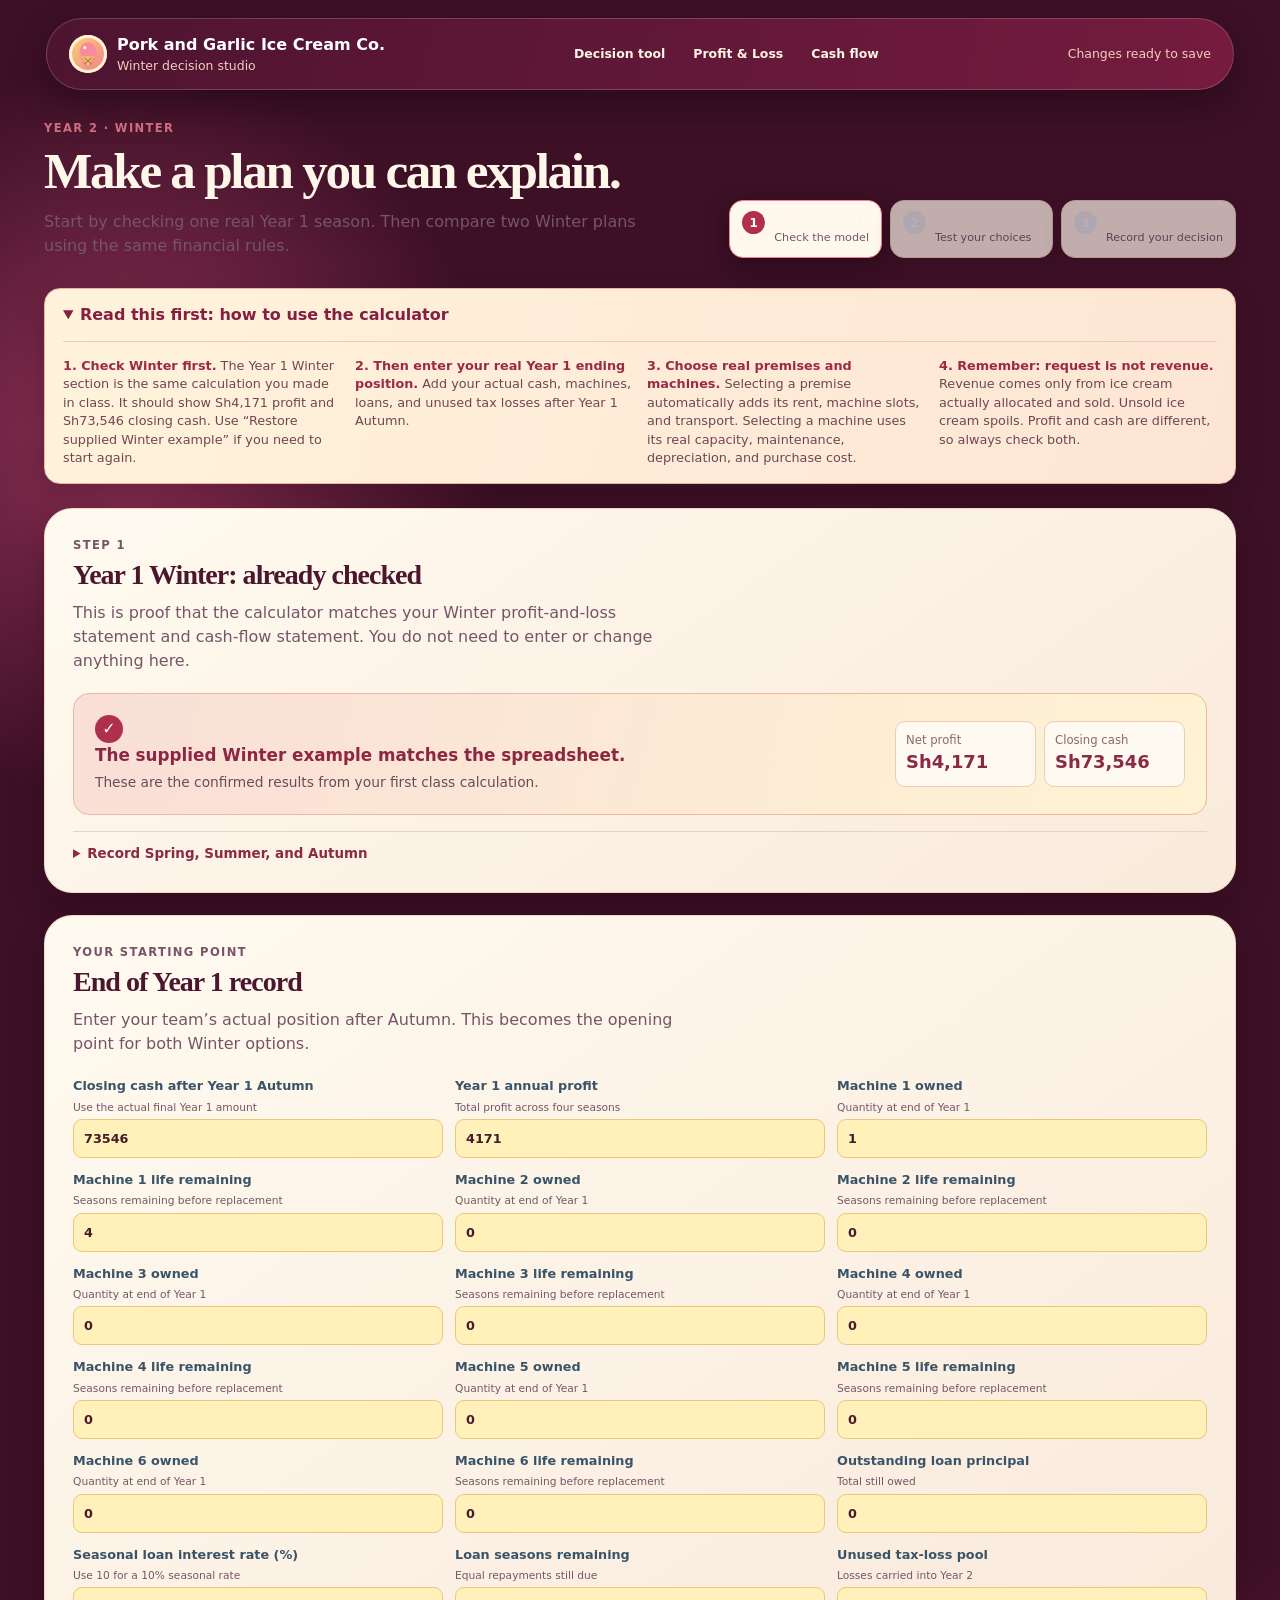
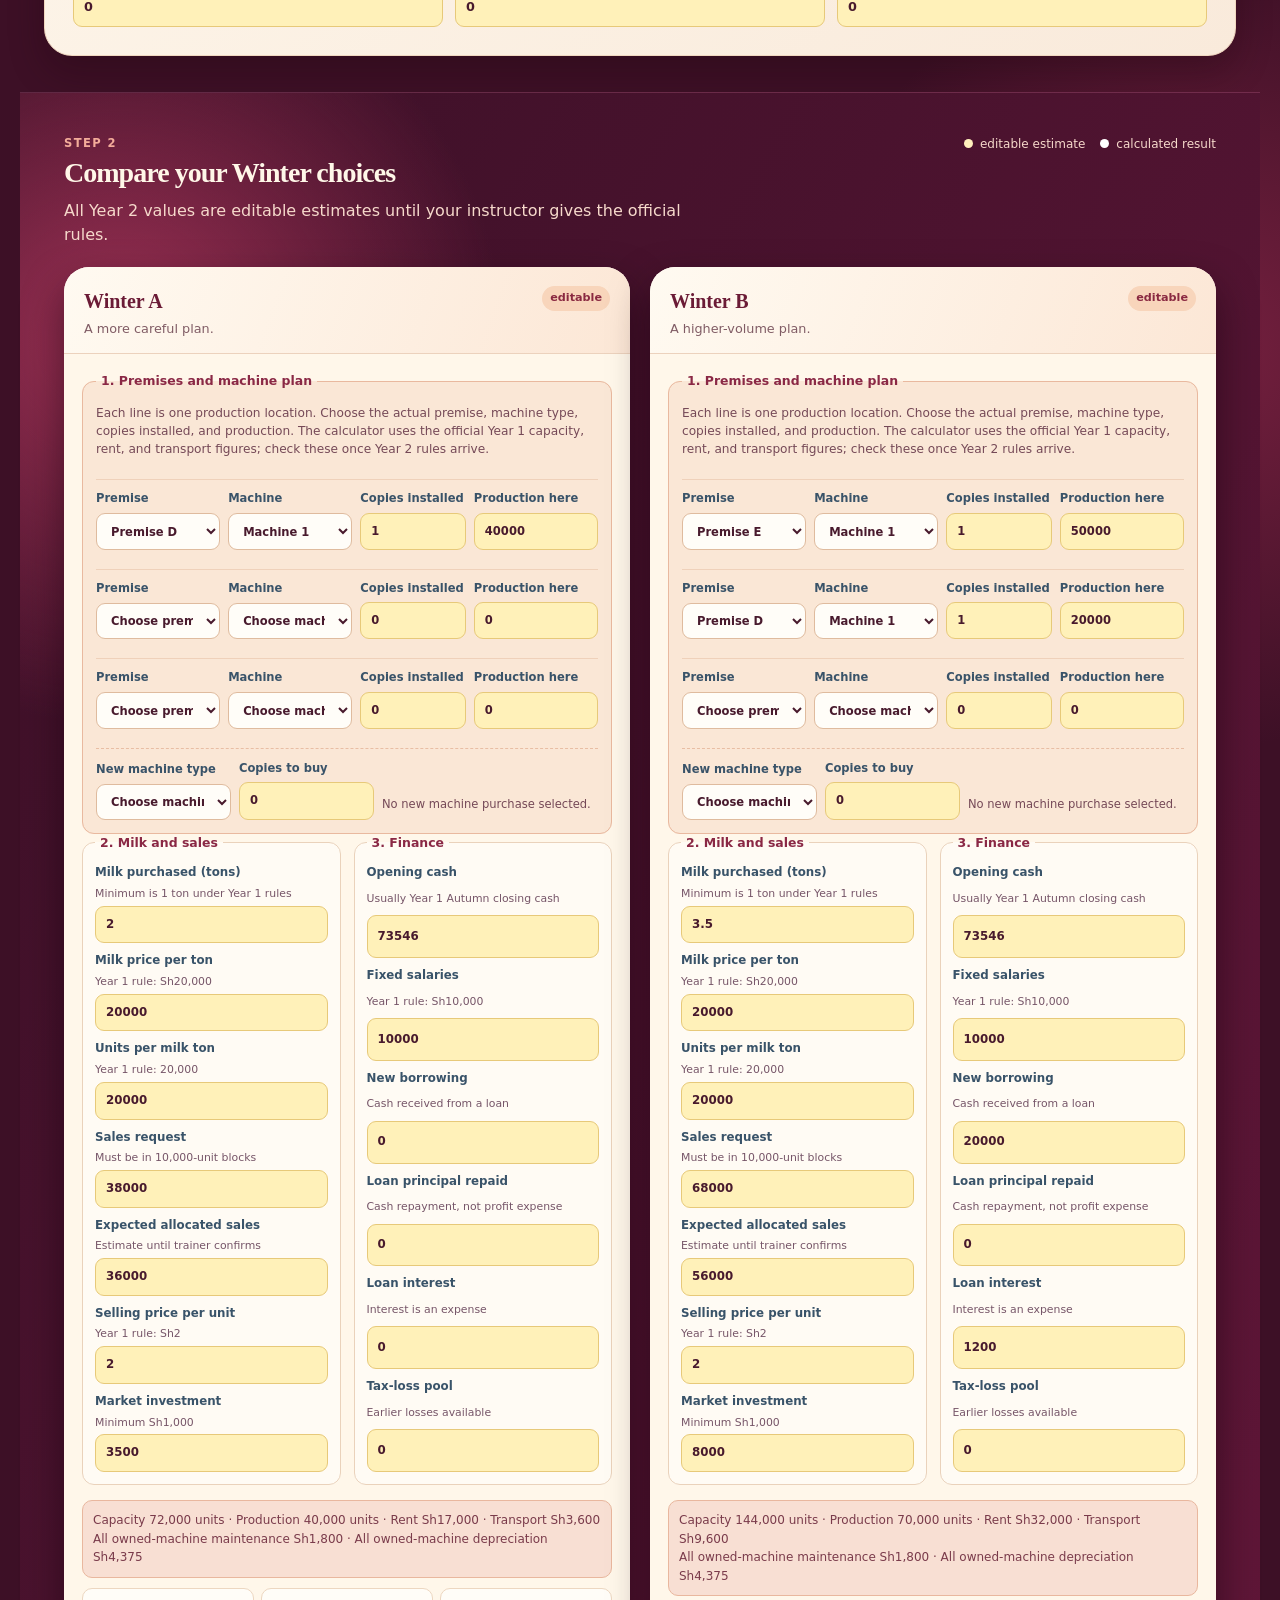
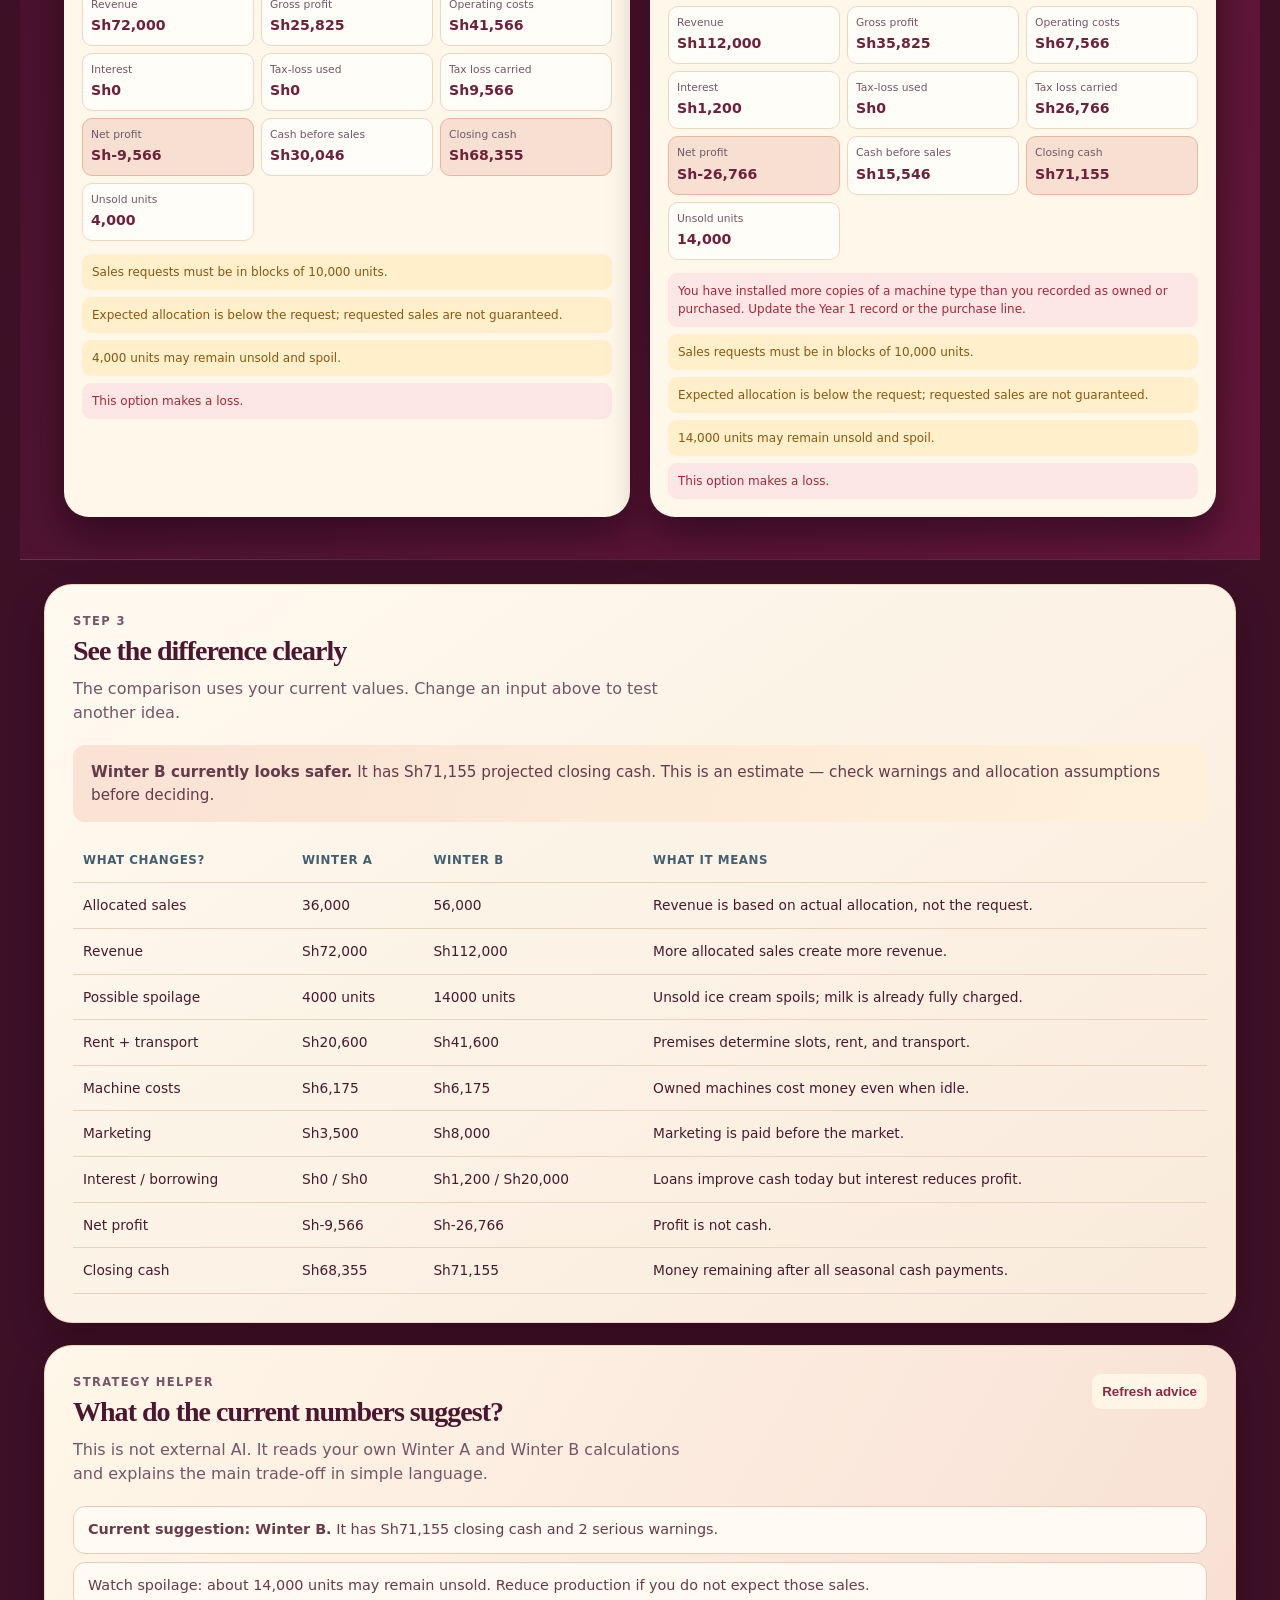
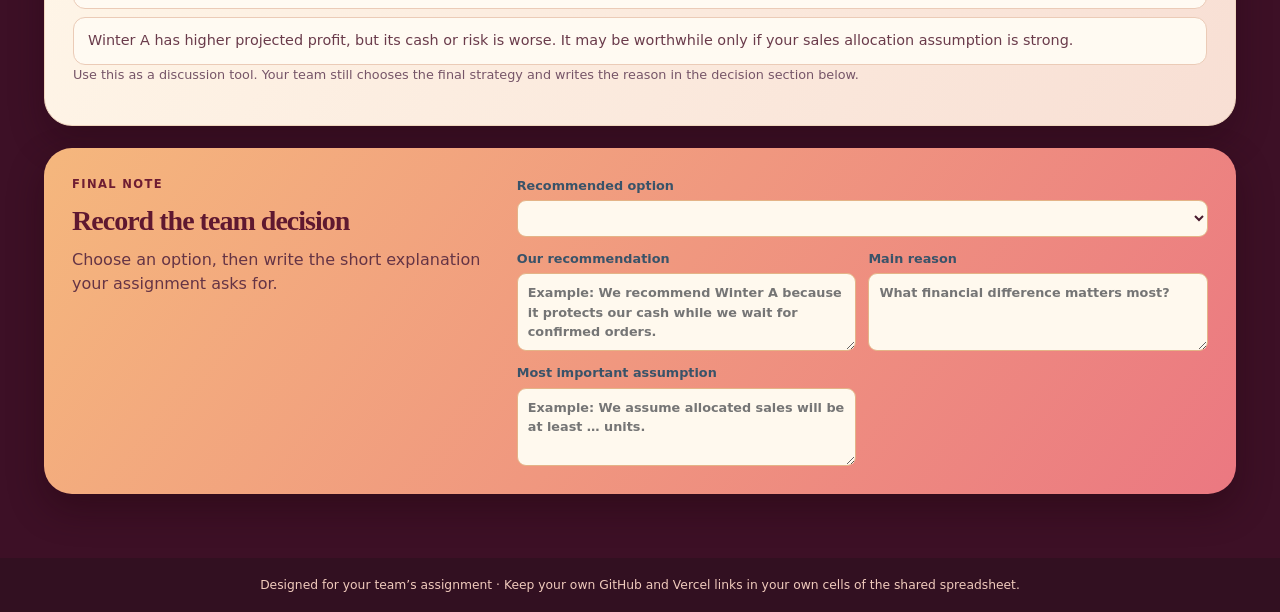
<file: index.html>
<!doctype html>
<html lang="en">
<head>
  <meta charset="utf-8" />
  <meta name="viewport" content="width=device-width, initial-scale=1" />
  <meta name="description" content="Year 2 Winter decision tool for Pork and Garlic Ice Cream Co." />
  <title>Winter Decision Studio | Pork and Garlic Ice Cream Co.</title>
  <link rel="icon" type="image/svg+xml" href="data:image/svg+xml,%3Csvg xmlns='http://www.w3.org/2000/svg' viewBox='0 0 64 64'%3E%3Crect width='64' height='64' rx='16' fill='%23501430'/%3E%3Ccircle cx='32' cy='25' r='15' fill='%23f58b9d'/%3E%3Cpath d='M20 36h24L32 56z' fill='%23f4bd72'/%3E%3Cpath d='M25 39l14 12M39 39L25 51' stroke='%23b67245' stroke-width='2'/%3E%3Ccircle cx='26' cy='20' r='3' fill='%23fff0c8'/%3E%3C/svg%3E" />
  <link rel="stylesheet" href="styles.css?v=20260917-boutique" />
</head>
<body>
  <header class="topbar">
    <div class="brand"><span class="brand-mark" role="img" aria-label="Ice cream cone"><svg viewBox="0 0 64 64" aria-hidden="true"><circle cx="32" cy="25" r="15" fill="#f58b9d"/><circle cx="26" cy="20" r="3" fill="#fff0c8"/><path d="M20 36h24L32 56z" fill="#f4bd72"/><path d="M25 39l14 12M39 39L25 51" fill="none" stroke="#b67245" stroke-width="2"/></svg></span><div><strong>Pork and Garlic Ice Cream Co.</strong><small>Winter decision studio</small></div></div><nav class="page-nav"><a href="index.html">Decision tool</a><a href="profit-loss.html">Profit &amp; Loss</a><a href="cash-flow.html">Cash flow</a></nav>
    <span class="save-state" id="saveState">Saved on this device</span>
  </header>

  <main class="shell">
    <section class="intro" aria-labelledby="pageTitle">
      <div><p class="eyebrow">YEAR 2 · WINTER</p><h1 id="pageTitle">Make a plan you can explain.</h1><p class="intro-copy">Start by checking one real Year 1 season. Then compare two Winter plans using the same financial rules.</p></div>
      <ol class="steps" aria-label="Three step process"><li class="active"><span>1</span><b>Verify Year 1</b><small>Check the model</small></li><li><span>2</span><b>Compare plans</b><small>Test your choices</small></li><li><span>3</span><b>Choose</b><small>Record your decision</small></li></ol>
    </section>

    <details class="quick-guide" open>
      <summary>Read this first: how to use the calculator</summary>
      <div class="guide-grid">
        <p><b>1. Check Winter first.</b> The Year 1 Winter section is the same calculation you made in class. It should show Sh4,171 profit and Sh73,546 closing cash. Use “Restore supplied Winter example” if you need to start again.</p>
        <p><b>2. Then enter your real Year 1 ending position.</b> Add your actual cash, machines, loans, and unused tax losses after Year 1 Autumn.</p>
        <p><b>3. Choose real premises and machines.</b> Selecting a premise automatically adds its rent, machine slots, and transport. Selecting a machine uses its real capacity, maintenance, depreciation, and purchase cost.</p>
        <p><b>4. Remember: request is not revenue.</b> Revenue comes only from ice cream actually allocated and sold. Unsold ice cream spoils. Profit and cash are different, so always check both.</p>
      </div>
    </details>

    <section class="panel validation" id="year1" aria-labelledby="year1Title">
      <div class="section-heading"><div><p class="eyebrow">STEP 1</p><h2 id="year1Title">Year 1 Winter: already checked</h2><p>This is proof that the calculator matches your Winter profit-and-loss statement and cash-flow statement. You do not need to enter or change anything here.</p></div></div>
      <div class="simple-validation"><div><span class="check-mark">✓</span><h3>The supplied Winter example matches the spreadsheet.</h3><p>These are the confirmed results from your first class calculation.</p></div><div class="key-results light"><div><small>Net profit</small><strong>Sh4,171</strong></div><div><small>Closing cash</small><strong>Sh73,546</strong></div></div></div>
      <details class="calculation-details"><summary>Record Spring, Summer, and Autumn</summary><p class="helper">Winter is fixed above. Choose the next season, enter your team’s real decisions and actual sales, then save it. Opening cash is automatically brought forward from the previous season’s closing cash.</p><label class="select-label">Season to record <select id="seasonSelect"><option>Spring</option><option>Summer</option><option>Autumn</option></select></label><div class="key-results season-results"><div><small>Calculated net profit</small><strong id="seasonProfit">—</strong></div><div><small>Calculated closing cash</small><strong id="seasonCash">—</strong></div></div><h3 class="season-message" id="validationMessage">Enter your Spring decisions.</h3><div class="field-grid" id="validationInputs"></div><div class="calculation-strip" id="validationBreakdown"></div><button type="button" class="secondary save-button" id="saveSeason">Save this season</button><div class="progress-line" id="year1Progress"></div></details>
    </section>

    <section class="panel starting-position" aria-labelledby="positionTitle">
      <div class="section-heading"><div><p class="eyebrow">YOUR STARTING POINT</p><h2 id="positionTitle">End of Year 1 record</h2><p>Enter your team’s actual position after Autumn. This becomes the opening point for both Winter options.</p></div></div>
      <div class="field-grid position-grid" id="positionInputs"></div>
    </section>

    <section class="strategy-section" id="year2" aria-labelledby="strategyTitle">
      <div class="section-heading on-dark"><div><p class="eyebrow">STEP 2</p><h2 id="strategyTitle">Compare your Winter choices</h2><p>All Year 2 values are editable estimates until your instructor gives the official rules.</p></div><div class="legend"><span class="dot editable"></span>editable estimate <span class="dot calculated"></span>calculated result</div></div>
      <div class="scenario-grid" id="scenarioGrid"></div>
    </section>

    <section class="panel comparison" aria-labelledby="comparisonTitle">
      <div class="section-heading"><div><p class="eyebrow">STEP 3</p><h2 id="comparisonTitle">See the difference clearly</h2><p>The comparison uses your current values. Change an input above to test another idea.</p></div></div>
      <div class="comparison-summary" id="comparisonSummary"></div>
      <div class="table-wrap"><table><thead><tr><th>What changes?</th><th>Winter A</th><th>Winter B</th><th>What it means</th></tr></thead><tbody id="comparisonTable"></tbody></table></div>
    </section>

    <section class="panel strategy-helper" aria-labelledby="helperTitle">
      <div class="section-heading"><div><p class="eyebrow">STRATEGY HELPER</p><h2 id="helperTitle">What do the current numbers suggest?</h2><p>This is not external AI. It reads your own Winter A and Winter B calculations and explains the main trade-off in simple language.</p></div><button type="button" class="secondary" id="refreshAdvice">Refresh advice</button></div>
      <div class="advice-output" id="strategyAdvice" aria-live="polite"></div>
      <p class="helper">Use this as a discussion tool. Your team still chooses the final strategy and writes the reason in the decision section below.</p>
    </section>

    <section class="recommendation" aria-labelledby="recommendationTitle">
      <div><p class="eyebrow">FINAL NOTE</p><h2 id="recommendationTitle">Record the team decision</h2><p>Choose an option, then write the short explanation your assignment asks for.</p></div>
      <div class="recommendation-fields"><label>Recommended option<select id="recommended"><option value="A">Winter A</option><option value="B">Winter B</option></select></label><label>Our recommendation<textarea id="recommendationText" placeholder="Example: We recommend Winter A because it protects our cash while we wait for confirmed orders."></textarea></label><label>Main reason<textarea id="reasonText" placeholder="What financial difference matters most?"></textarea></label><label>Most important assumption<textarea id="assumptionText" placeholder="Example: We assume allocated sales will be at least … units."></textarea></label></div>
    </section>
  </main>
  <footer>Designed for your team’s assignment · Keep your own GitHub and Vercel links in your own cells of the shared spreadsheet.</footer>
  <script src="app.js?v=20260917-7"></script>
</body>
</html>
</file>
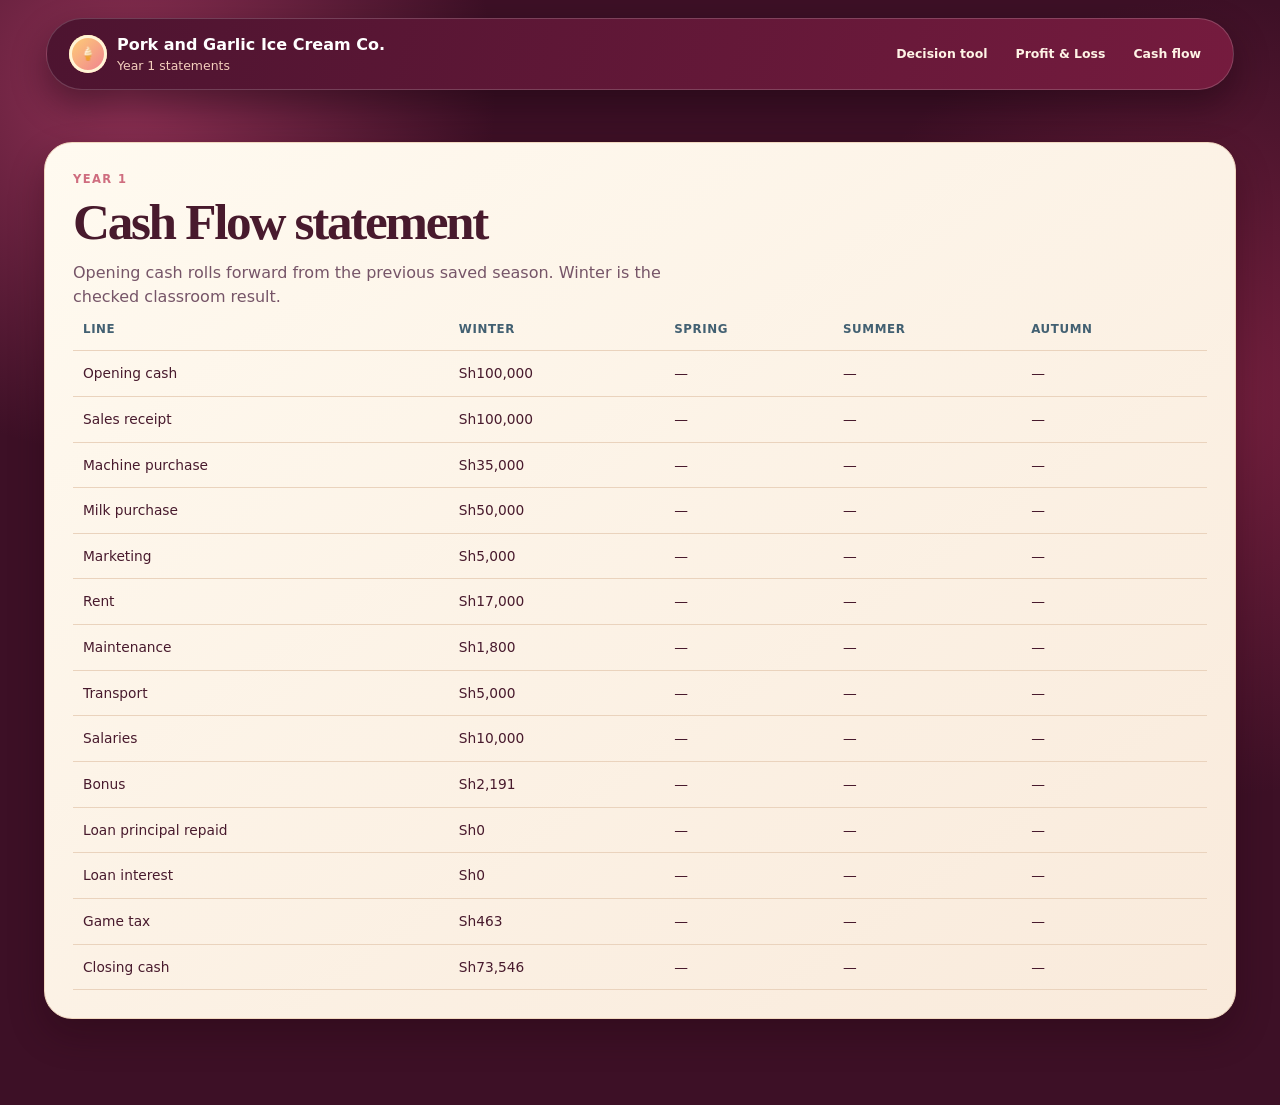
<file: cash-flow.html>
<!doctype html><html lang="en"><head><meta charset="utf-8"><meta name="viewport" content="width=device-width,initial-scale=1"><title>Cash Flow | Pork and Garlic Ice Cream Co.</title><link rel="stylesheet" href="styles.css?v=20260917-boutique"></head><body><header class="topbar"><div class="brand"><span class="brand-mark">🍦</span><div><strong>Pork and Garlic Ice Cream Co.</strong><small>Year 1 statements</small></div></div><nav class="page-nav"><a href="index.html">Decision tool</a><a href="profit-loss.html">Profit &amp; Loss</a><a href="cash-flow.html">Cash flow</a></nav></header><main class="shell"><section class="panel"><p class="eyebrow">YEAR 1</p><h1>Cash Flow statement</h1><p class="intro-copy">Opening cash rolls forward from the previous saved season. Winter is the checked classroom result.</p><div class="table-wrap"><table id="statement"></table></div></section></main><script src="statements.js?v=1"></script></body></html>
</file>
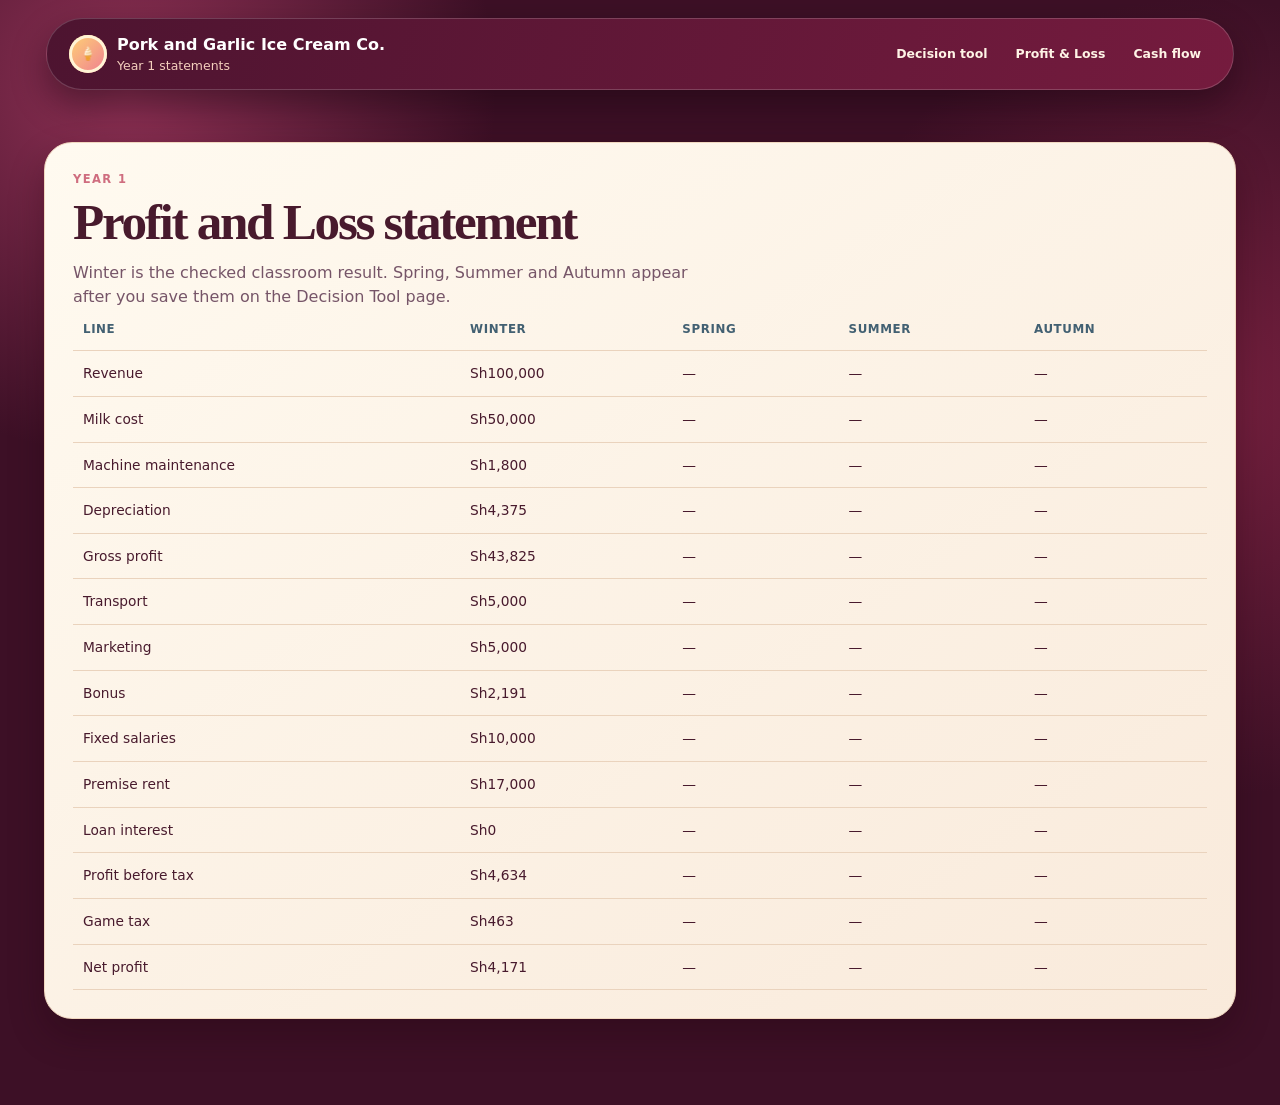
<file: profit-loss.html>
<!doctype html><html lang="en"><head><meta charset="utf-8"><meta name="viewport" content="width=device-width,initial-scale=1"><title>Profit and Loss | Pork and Garlic Ice Cream Co.</title><link rel="stylesheet" href="styles.css?v=20260917-boutique"></head><body><header class="topbar"><div class="brand"><span class="brand-mark">🍦</span><div><strong>Pork and Garlic Ice Cream Co.</strong><small>Year 1 statements</small></div></div><nav class="page-nav"><a href="index.html">Decision tool</a><a href="profit-loss.html">Profit &amp; Loss</a><a href="cash-flow.html">Cash flow</a></nav></header><main class="shell"><section class="panel"><p class="eyebrow">YEAR 1</p><h1>Profit and Loss statement</h1><p class="intro-copy">Winter is the checked classroom result. Spring, Summer and Autumn appear after you save them on the Decision Tool page.</p><div class="table-wrap"><table id="statement"></table></div></section></main><script src="statements.js?v=1"></script></body></html>
</file>
<file: styles.css>
:root{--navy:#082640;--ink:#102c45;--teal:#087e7b;--teal-light:#dff5f2;--yellow:#fff0bd;--paper:#f5f8fb;--line:#d9e3ea;--muted:#607487;--danger:#b63b49;--danger-bg:#fff0f1;--safe:#167452;--safe-bg:#e5f6ee;--caution:#9b6500;--caution-bg:#fff7df;font-family:Inter,ui-sans-serif,system-ui,-apple-system,BlinkMacSystemFont,"Segoe UI",sans-serif;color:var(--ink)}*{box-sizing:border-box}body{margin:0;background:radial-gradient(circle at 90% -10%,#d5f1ee 0,transparent 25rem),var(--paper);font-size:16px;line-height:1.5}.topbar{height:72px;background:var(--navy);color:white;display:flex;align-items:center;justify-content:space-between;padding:0 max(24px,calc((100vw - 1240px)/2));box-shadow:0 2px 10px #001a2d22}.brand{display:flex;gap:10px;align-items:center}.brand-mark{height:38px;width:38px;border-radius:11px;background:linear-gradient(135deg,#26b9ad,#b2e6dc);display:grid;place-items:center;color:var(--navy);font-weight:900;font-size:.8rem}.brand strong,.brand small{display:block}.brand small,.save-state{color:#b9d5df;font-size:.78rem}.shell{max-width:1240px;margin:auto;padding:40px 24px 64px}.intro{display:flex;align-items:end;justify-content:space-between;gap:30px;margin-bottom:30px}.eyebrow{font-size:.72rem;font-weight:800;letter-spacing:.12em;color:var(--teal);margin:0 0 7px}.on-dark .eyebrow{color:#85dfd4}h1,h2,h3,p{margin-top:0}h1{font-size:clamp(2rem,4vw,3.25rem);letter-spacing:-.055em;line-height:1.04;margin-bottom:12px}h2{font-size:1.75rem;letter-spacing:-.035em;margin-bottom:5px}h3{font-size:1.05rem;margin-bottom:5px}.intro-copy,.section-heading p{max-width:620px;color:var(--muted);margin-bottom:0}.steps{list-style:none;display:flex;padding:0;margin:0;gap:8px}.steps li{min-width:115px;border:1px solid var(--line);background:#fff;border-radius:14px;padding:10px 12px;display:grid;grid-template-columns:25px 1fr;column-gap:7px;opacity:.68}.steps .active{border-color:#7acbc3;box-shadow:0 5px 20px #0b7f7920;opacity:1}.steps span{background:#e4eef3;border-radius:50%;width:23px;height:23px;display:grid;place-items:center;font-size:.75rem;font-weight:800;grid-row:span 2}.steps .active span{background:var(--teal);color:#fff}.steps b{font-size:.78rem}.steps small{font-size:.7rem;color:var(--muted)}.panel{background:#fff;border:1px solid var(--line);border-radius:22px;padding:28px;margin:22px 0;box-shadow:0 10px 24px #0c2a4209}.section-heading{display:flex;justify-content:space-between;align-items:start;gap:20px;margin-bottom:20px}.select-label,label{font-size:.8rem;font-weight:750;color:#395369;display:grid;gap:5px}select,input,textarea{font:inherit;color:var(--ink);border:1px solid #c9d5dc;border-radius:9px;padding:9px 10px;background:#fff;min-width:0}select:focus,input:focus,textarea:focus{outline:3px solid #50bcb45c;border-color:var(--teal)}.select-label select{min-width:125px;background:#fff}.year-grid{display:grid;grid-template-columns:1.75fr .85fr;gap:18px}.input-card{border:1px solid var(--line);border-radius:16px;padding:18px;background:#f9fbfc}.helper,.small-note{font-size:.8rem;color:var(--muted)}.field-grid{display:grid;grid-template-columns:repeat(3,minmax(0,1fr));gap:12px;margin-top:17px}.field-grid input,.scenario input{background:var(--yellow);border-color:#e7d397;width:100%}.field-grid label small,.scenario label small{font-weight:500;color:var(--muted);line-height:1.25}.validation-result{border-radius:16px;padding:20px;background:linear-gradient(150deg,#0b665f,#093a57);color:white;display:flex;flex-direction:column}.result-kicker{font-size:.7rem;letter-spacing:.1em;font-weight:800;color:#a2e7de;margin-bottom:7px}.validation-result h3{font-size:1.2rem}.key-results{display:grid;grid-template-columns:1fr 1fr;gap:8px;margin:14px 0}.key-results div{background:#ffffff16;border:1px solid #ffffff1c;border-radius:10px;padding:10px}.key-results small{display:block;color:#b8dbe2;font-size:.73rem}.key-results strong{font-size:1.12rem}.validation-result .small-note{color:#d1e5e9;margin-top:auto}.secondary{background:#fff;color:#0b4d5d;border:0;border-radius:9px;padding:10px;font-weight:800;cursor:pointer}.calculation-strip{display:grid;grid-template-columns:repeat(7,minmax(100px,1fr));gap:1px;background:var(--line);border:1px solid var(--line);border-radius:14px;overflow:hidden;margin-top:18px}.calc-item{background:#fff;padding:12px}.calc-item small{display:block;color:var(--muted);font-size:.72rem}.calc-item b{font-size:.9rem}.progress-line{margin-top:14px;border-radius:10px;padding:11px 14px;background:#edf7f6;color:#135d59;font-size:.86rem}.position-grid{margin:0}.strategy-section{margin:36px -24px 24px;padding:42px max(24px,calc((100vw - 1192px)/2));background:linear-gradient(120deg,#072a45,#074e59);color:#fff}.on-dark h2{color:#fff}.on-dark p{color:#c5dce0}.legend{font-size:.75rem;color:#cfe1e4;display:flex;align-items:center;gap:7px}.dot{width:9px;height:9px;border-radius:50%;display:inline-block}.dot.editable{background:var(--yellow)}.dot.calculated{background:#fff;margin-left:8px}.scenario-grid{display:grid;grid-template-columns:repeat(2,minmax(0,1fr));gap:20px}.scenario{background:#f6fbfb;color:var(--ink);border-radius:19px;overflow:hidden;box-shadow:0 14px 30px #0019273a}.scenario-header{padding:19px 20px 15px;background:#fff;border-bottom:1px solid var(--line);display:flex;justify-content:space-between;gap:15px}.scenario-header h3{font-size:1.25rem;margin:0}.scenario-header p{margin:3px 0 0;color:var(--muted);font-size:.8rem}.pill{height:max-content;padding:4px 8px;border-radius:99px;background:#e6f5f2;color:#12645f;font-size:.7rem;font-weight:800}.scenario-body{padding:18px}.scenario .input-groups{display:grid;grid-template-columns:1fr 1fr;gap:13px}.scenario fieldset{margin:0;border:1px solid #d7e3e5;border-radius:12px;padding:12px;display:grid;gap:9px}.scenario legend{font-size:.78rem;padding:0 5px;font-weight:850;color:#23536a}.scenario label{font-size:.74rem}.scenario label small{font-size:.68rem}.scenario-results{margin-top:15px}.results-grid{display:grid;grid-template-columns:repeat(3,1fr);gap:7px}.metric{background:white;border:1px solid #dce8e9;border-radius:10px;padding:8px}.metric small{color:var(--muted);font-size:.67rem;display:block}.metric b{font-size:.88rem}.metric.strong{background:#dff4ef;border-color:#abded2}.warning-list{display:grid;gap:7px;margin-top:13px}.warning{padding:9px 10px;border-radius:9px;font-size:.75rem}.warning.safe{background:var(--safe-bg);color:var(--safe)}.warning.caution{background:var(--caution-bg);color:var(--caution)}.warning.danger{background:var(--danger-bg);color:var(--danger)}.comparison-summary{padding:16px 18px;border-radius:12px;background:linear-gradient(100deg,#e0f6f3,#f7fbfb);font-size:.95rem;margin-bottom:18px}.table-wrap{overflow-x:auto}table{width:100%;border-collapse:collapse;min-width:670px}th,td{text-align:left;border-bottom:1px solid var(--line);padding:12px 10px;font-size:.86rem}th{color:#426072;font-size:.74rem;text-transform:uppercase;letter-spacing:.05em}.recommendation{border-radius:22px;background:linear-gradient(120deg,#ffe8a2,#f9d66a);padding:28px;display:grid;grid-template-columns:.75fr 1.25fr;gap:30px}.recommendation .eyebrow{color:#775400}.recommendation h2{margin-bottom:6px}.recommendation p{color:#604d20}.recommendation-fields{display:grid;grid-template-columns:1fr 1fr;gap:12px}.recommendation-fields label:first-child{grid-column:span 2}.recommendation textarea{min-height:78px;resize:vertical}footer{background:#06253c;color:#bed1d9;text-align:center;padding:18px 24px;font-size:.77rem}@media(max-width:880px){.intro,.section-heading{align-items:start;flex-direction:column}.steps{width:100%}.steps li{flex:1}.year-grid,.scenario-grid,.recommendation{grid-template-columns:1fr}.field-grid{grid-template-columns:repeat(2,minmax(0,1fr))}.strategy-section{padding-top:30px}.recommendation-fields{grid-template-columns:1fr}.recommendation-fields label:first-child{grid-column:auto}}@media(max-width:530px){.topbar{height:auto;padding:14px 18px}.save-state{display:none}.shell{padding:26px 15px 48px}.panel{padding:18px;border-radius:17px}.steps li{min-width:0;padding:8px}.steps small{display:none}.steps b{font-size:.7rem}.field-grid{grid-template-columns:1fr}.calculation-strip{grid-template-columns:repeat(2,1fr)}.scenario .input-groups{grid-template-columns:1fr}.strategy-section{margin-left:-15px;margin-right:-15px;padding-left:15px;padding-right:15px}.legend{font-size:.68rem}.key-results{grid-template-columns:1fr 1fr}}
/* Premise and machine choices are shown as a compact production plan. */
.setup{margin:0 0 14px;border:1px solid #9ed7d1!important;background:#eaf8f6;padding:13px!important}.setup-help{font-size:.76rem;color:#416471;margin:0 0 12px}.setup-row{display:grid;grid-template-columns:1fr 1fr .85fr 1fr;gap:8px;padding:10px 0;border-top:1px solid #cce6e2}.setup-row label,.purchase-row label{font-size:.72rem}.setup-row select,.purchase-row select{width:100%;background:#fff}.purchase-row{display:grid;grid-template-columns:1fr 1fr 1.6fr;gap:8px;align-items:end;padding-top:11px;border-top:1px dashed #9fcfc9}.purchase-row p{font-size:.72rem;color:#35626a;margin:0 0 6px}.machine-summary{font-size:.75rem;line-height:1.55;color:#1f5b5a;background:#dff3ef;border:1px solid #b6dfd7;border-radius:10px;padding:10px;margin-bottom:10px}@media(max-width:530px){.setup-row,.purchase-row{grid-template-columns:1fr 1fr}.purchase-row p{grid-column:span 2}}
 .save-button{margin-top:8px;background:#cceee8}
 .quick-guide{margin:0 0 24px;border:1px solid #b6ddd8;background:#eaf8f5;border-radius:16px;padding:0 18px}.quick-guide summary{padding:14px 0;color:#105f5b;font-weight:850;cursor:pointer}.guide-grid{display:grid;grid-template-columns:repeat(4,minmax(0,1fr));gap:14px;border-top:1px solid #bde0db;padding:15px 0}.guide-grid p{font-size:.8rem;line-height:1.45;color:#355b68;margin:0}.guide-grid b{color:#0b5658}@media(max-width:880px){.guide-grid{grid-template-columns:repeat(2,minmax(0,1fr))}}@media(max-width:530px){.guide-grid{grid-template-columns:1fr}.quick-guide{padding:0 14px}}
 .simple-validation{display:flex;align-items:center;justify-content:space-between;gap:24px;padding:21px;border:1px solid #a9dacd;border-radius:16px;background:linear-gradient(105deg,#e1f7ee,#f6fffb)}.simple-validation h3{margin:0 0 4px;color:#176146}.simple-validation p{margin:0;color:#3a6658;font-size:.86rem}.check-mark{display:inline-grid;place-items:center;width:28px;height:28px;border-radius:50%;background:#137553;color:#fff;font-weight:900;margin-right:7px;vertical-align:middle}.key-results.light{min-width:290px;margin:0}.key-results.light div{background:#fff;border-color:#bde4d5;color:#165c43}.key-results.light small{color:#497362}.calculation-details{margin-top:16px;border-top:1px solid var(--line);padding-top:12px}.calculation-details summary{color:#416475;font-size:.84rem;font-weight:750;cursor:pointer}.calculation-details .select-label{margin-top:13px;width:max-content}.calculation-details .calculation-strip{margin-top:16px}@media(max-width:650px){.simple-validation{align-items:start;flex-direction:column}.key-results.light{min-width:0;width:100%}}
 .season-results{margin:16px 0 12px;max-width:410px}.season-results div{background:#edf7f5;border:1px solid #bee1d9;color:#155b56}.season-results small{color:#55736f}.season-message{font-size:.9rem;color:#2d5d70;margin:12px 0 0}
/* Boutique ice-cream redesign: visual layer only. Calculator structure and logic stay unchanged. */
:root{--navy:#3b1025;--ink:#481a2d;--teal:#ad304d;--teal-light:#f7e6d9;--yellow:#fff0bd;--paper:#51142f;--line:#ead3bd;--muted:#765568;--danger:#a5273d;--danger-bg:#fde8e8;--safe:#28745c;--safe-bg:#e4f1e8;--caution:#8a5712;--caution-bg:#fff2d2}
body{background:radial-gradient(circle at 10% 8%,#8f3155 0,transparent 23rem),radial-gradient(circle at 94% 36%,#76203f 0,transparent 25rem),#3d1026;color:var(--ink)}
.topbar{max-width:1188px;height:auto;min-height:72px;margin:18px auto 0;border:1px solid #ffffff2e;border-radius:999px;background:linear-gradient(105deg,#4d1430,#751b3e);box-shadow:0 15px 35px #18040f77;padding:12px 22px}.brand-mark{background:linear-gradient(135deg,#ffd474,#ef7d92);color:#57122c;border-radius:50%;box-shadow:inset 0 0 0 3px #fff4d5}.brand small,.save-state{color:#f4cfbd}.shell{padding-top:30px}.intro{color:#fff6ea}.intro-copy{color:#f3d8cf}.eyebrow{color:#cf6d7f}.steps li{background:#fff8ec;border-color:#efd8c5;box-shadow:0 7px 18px #20061044}.steps .active{border-color:#ed8391;box-shadow:0 8px 25px #1c050e88}.steps .active span{background:#b12f4d}.panel{background:linear-gradient(145deg,#fffaf0,#f9eadb);border-color:#f1d8c0;box-shadow:0 16px 35px #21071055;border-radius:28px}.section-heading p,.intro-copy{color:var(--muted)}h1{font-family:Georgia,'Times New Roman',serif;letter-spacing:-.045em}h2{font-family:Georgia,'Times New Roman',serif;color:#4b172e}.quick-guide{border-color:#e9b59c;background:linear-gradient(105deg,#fff3db,#fde5d4);box-shadow:0 10px 28px #22071144}.quick-guide summary{color:#841f41}.guide-grid{border-color:#edcbb7}.guide-grid p{color:#704653}.guide-grid b{color:#9c2945}.simple-validation{background:linear-gradient(105deg,#f9dfd7,#fff3d3);border-color:#eab99f}.simple-validation h3{color:#8d2642}.simple-validation p{color:#704859}.check-mark{background:#af304d}.key-results.light div,.season-results div{background:#fffaf1;border-color:#eacdb3;color:#8a2943}.key-results.light small,.season-results small{color:#8b6670}.calculation-details{border-color:#ead3bd}.calculation-details summary{color:#8d2944}.input-card{background:#fff6e9;border-color:#edd9c2}.field-grid input,.scenario input{background:#fff1b9;border-color:#e7c979}.validation-result{background:linear-gradient(145deg,#6f1939,#a12d4b)}.validation-result .small-note{color:#ffe5d3}.secondary{background:#fff6e8;color:#8c2843}.save-button{background:#f5bc87}.strategy-section{background:radial-gradient(circle at 8% 12%,#9d3154 0,transparent 24rem),linear-gradient(120deg,#3b1027,#64173a);border-top:1px solid #ffffff17;border-bottom:1px solid #ffffff17}.on-dark .eyebrow{color:#f3ac9a}.on-dark h2{color:#fff7e8}.on-dark p,.legend{color:#f6d9cb}.scenario{background:#fff7ea;border-radius:25px;box-shadow:0 18px 38px #17040e8c}.scenario-header{background:linear-gradient(110deg,#fffaf1,#fce7d6);border-color:#ecd2bd}.scenario-header h3{font-family:Georgia,'Times New Roman',serif;color:#6b1b36}.scenario-header p{color:#805c65}.pill{background:#f8d5bb;color:#8a2941}.scenario fieldset{border-color:#ead2bb;background:#fffbf4}.scenario legend{color:#8a2845}.setup{background:#fae7d6!important;border-color:#e9b99f!important}.setup-help,.purchase-row p{color:#754957}.setup-row{border-color:#efd1ba}.setup-row select,.purchase-row select{background:#fffdf8;border-color:#dfbb9e}.purchase-row{border-color:#e8bea4}.machine-summary{background:#f8dfd3;border-color:#e9b79e;color:#7a3b4b}.metric{background:#fffdf8;border-color:#edd7c1}.metric strong,.metric b{color:#6f213b}.metric.strong{background:#f7e0d1;border-color:#eab79e}.comparison-summary{background:linear-gradient(105deg,#fae2d4,#fff1d9);color:#653b4b}.recommendation{background:linear-gradient(125deg,#f5b77d,#eb7881);box-shadow:0 15px 35px #25060e77;border-radius:28px}.recommendation .eyebrow{color:#6e1d32}.recommendation h2{color:#5f1830}.recommendation p{color:#653445}.recommendation textarea,.recommendation select{background:#fff9ee;border-color:#e4b487}footer{margin-top:0;background:#321021;color:#f0cabc}.warning.safe{background:#e4f1e8}.warning.caution{background:#fff0cb}.warning.danger{background:#fde7e5}@media(max-width:1240px){.topbar{margin-left:18px;margin-right:18px}}@media(max-width:530px){.topbar{margin:0;border-radius:0}.shell{padding-top:24px}.panel,.recommendation{border-radius:20px}}
.brand-mark svg{width:34px;height:34px;display:block;filter:drop-shadow(0 2px 1px #741d3b22)}
.page-nav{display:flex;gap:8px;align-items:center}.page-nav a{color:#fff4e6;text-decoration:none;font-size:.78rem;font-weight:750;padding:8px 10px;border-radius:999px}.page-nav a:hover{background:#ffffff21}@media(max-width:760px){.page-nav{display:none}}
.strategy-helper{background:linear-gradient(120deg,#fff7e9,#f8dfd4)}.advice-output{display:grid;gap:8px}.advice-output p{margin:0;padding:12px 14px;border-radius:12px;background:#fffaf2;border:1px solid #ebcbb7;color:#6a3b4b;font-size:.9rem}
</file>
